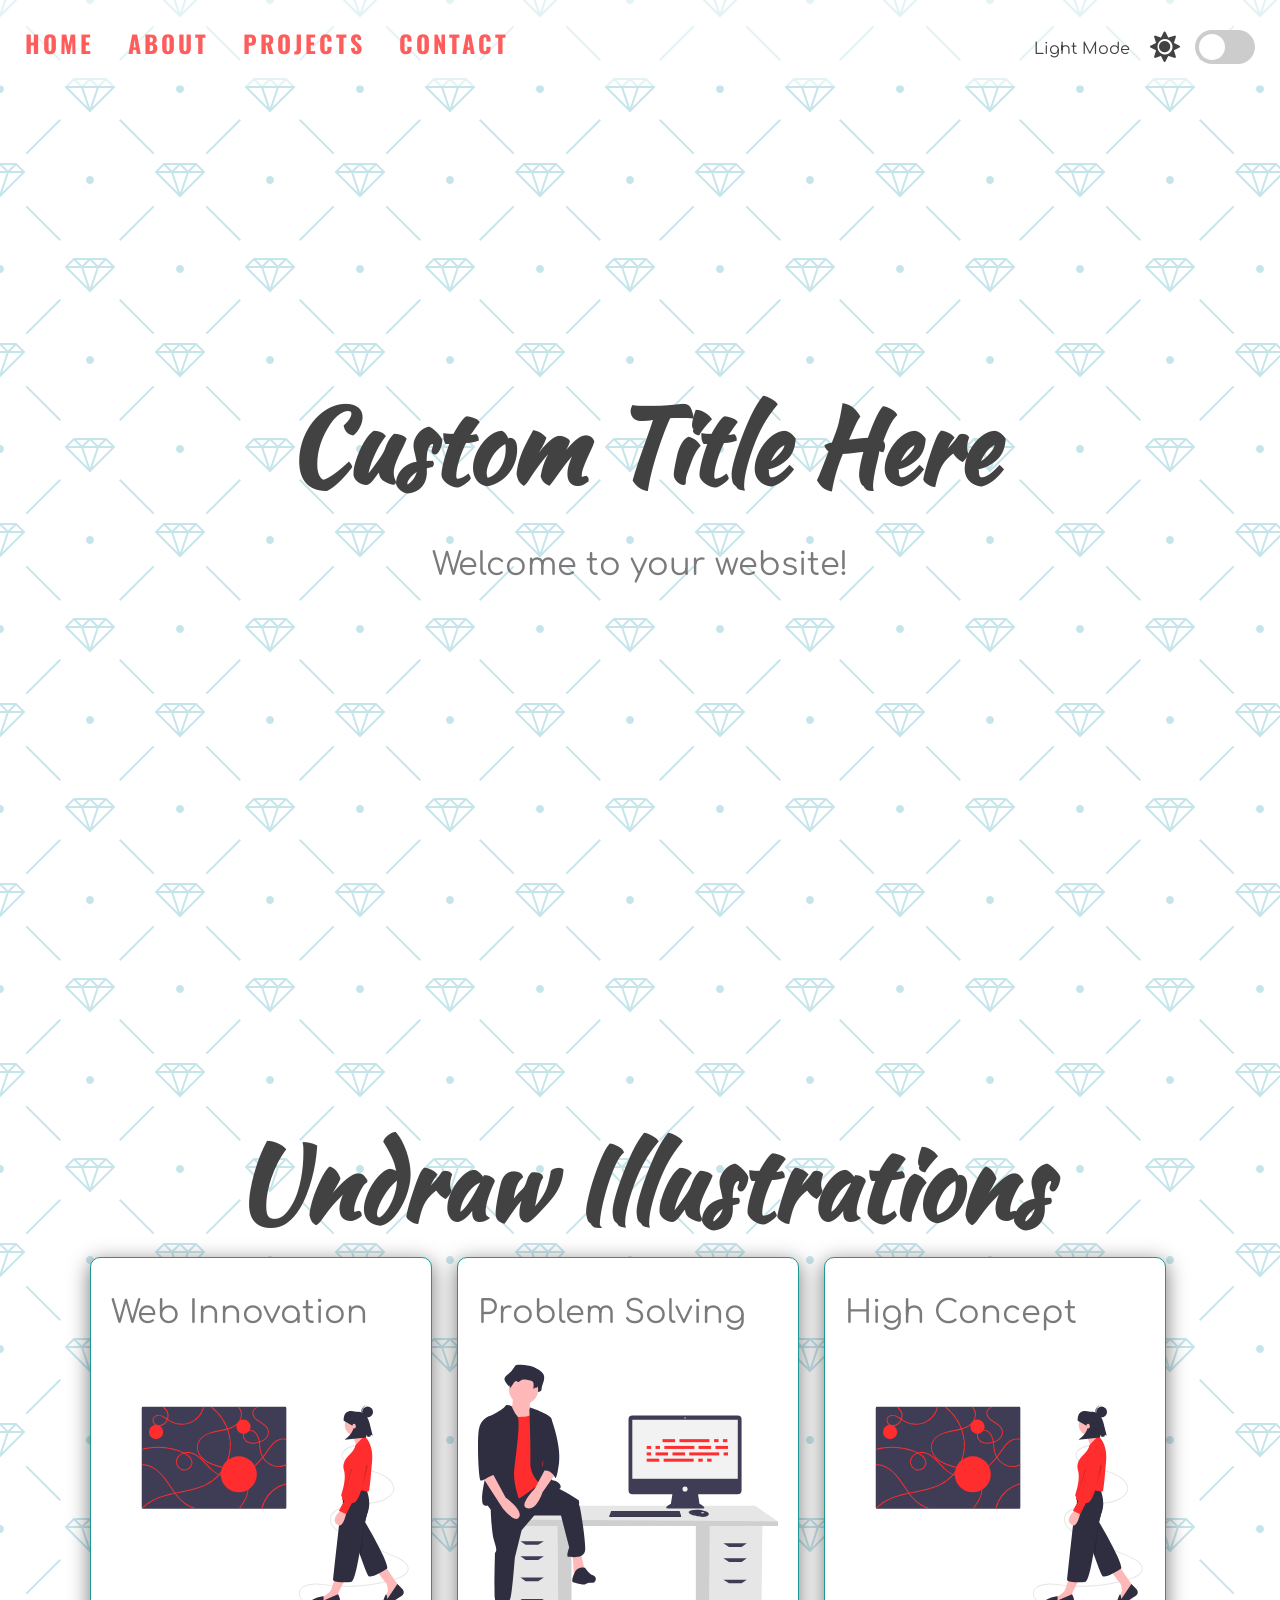
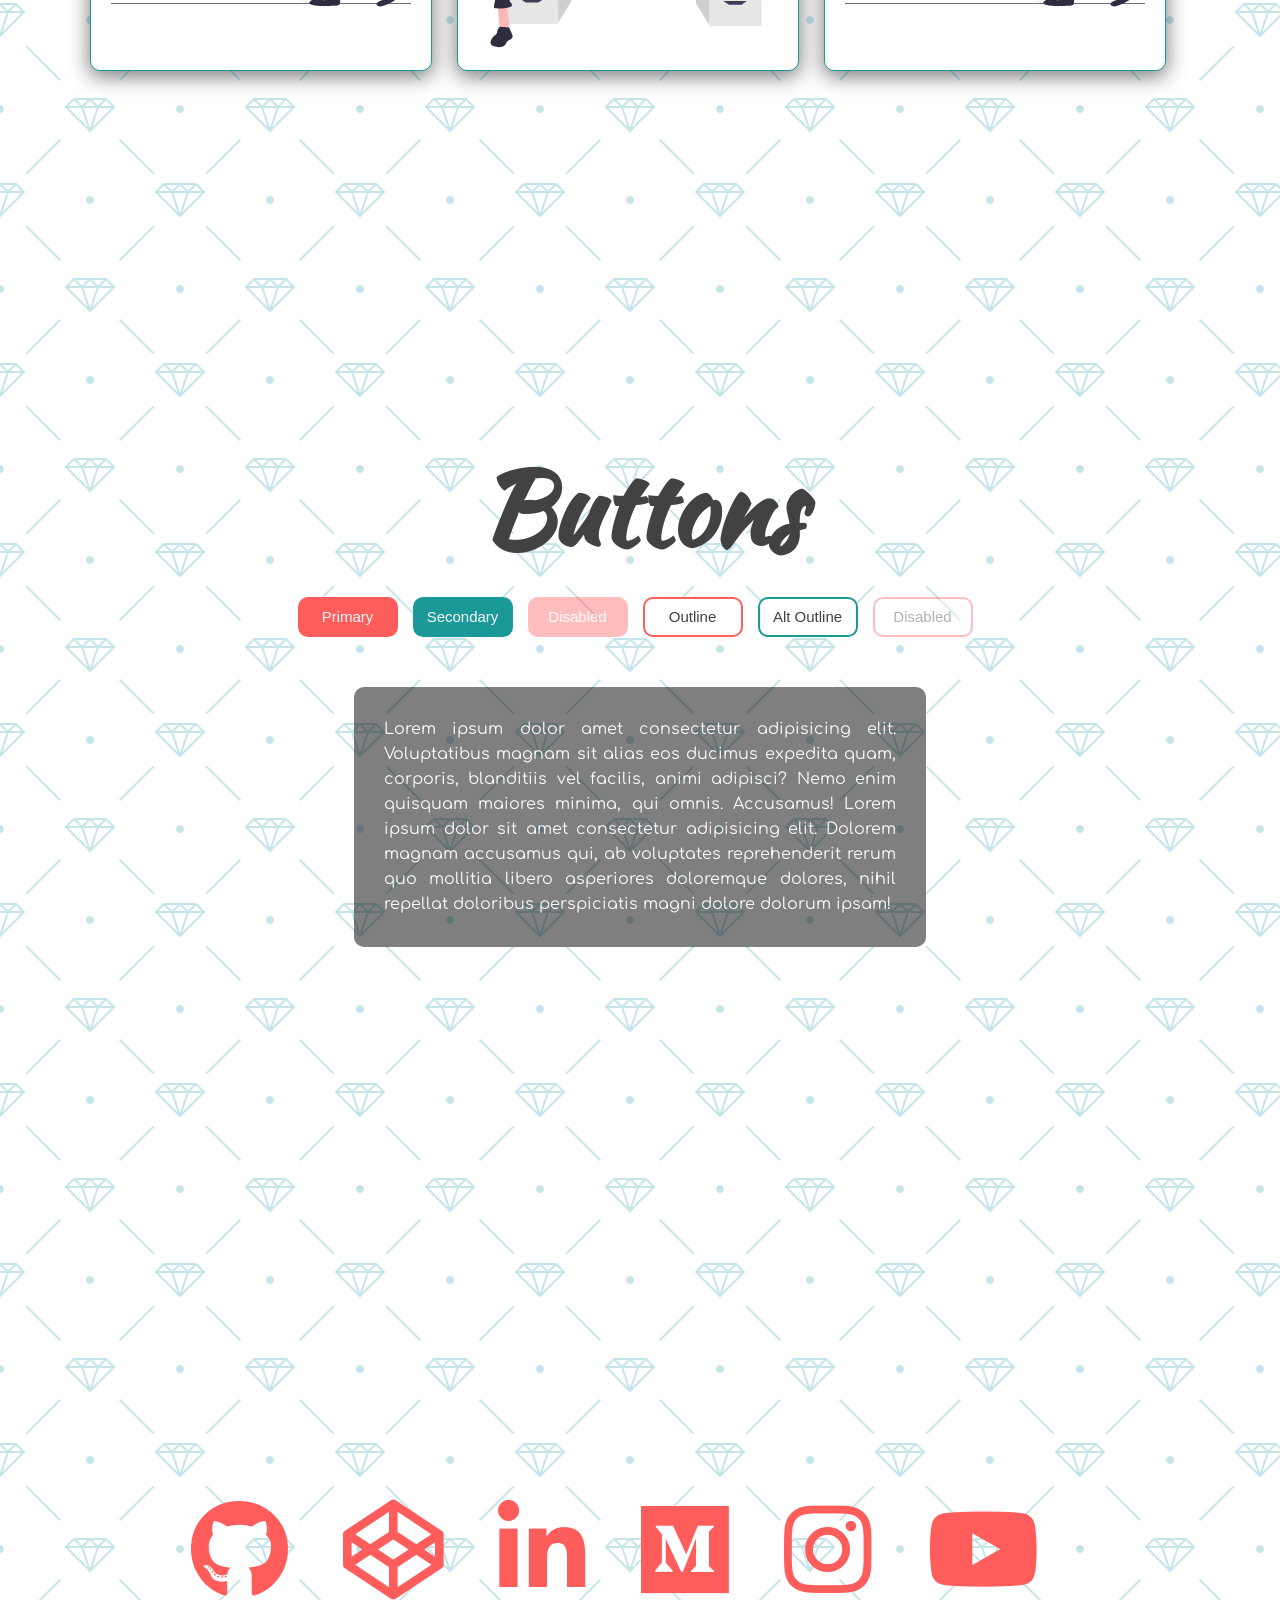
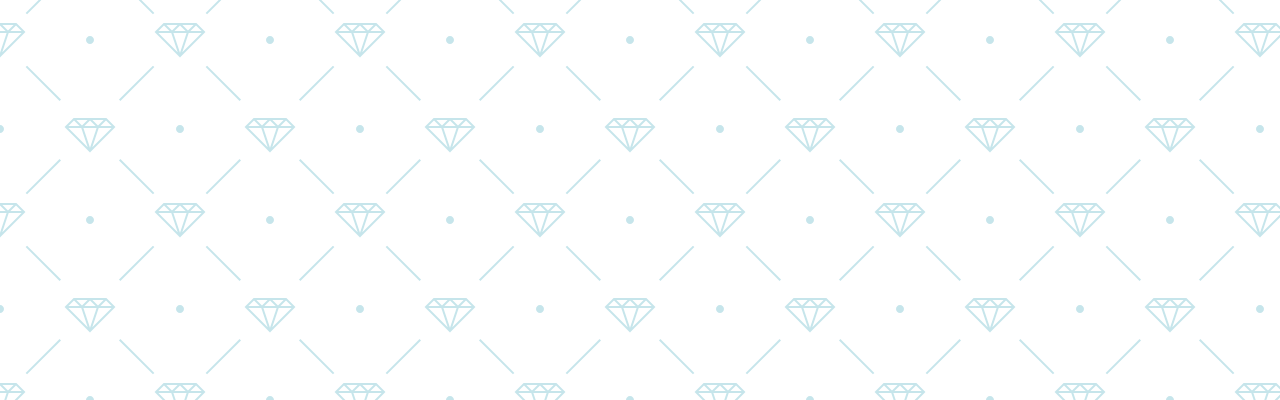
<file: Light mood Dark mood/index.html>
<!doctype html>
<html lang="en">
  <head>
    <meta charset="UTF-8" />
    <meta name="viewport" content="width=device-width, initial-scale=1.0" />
    <title>Light/Dark Mode</title>
    <link rel="icon" type="image/png" href="favicon.png" />
    <link
      rel="stylesheet"
      href="https://cdnjs.cloudflare.com/ajax/libs/font-awesome/5.10.2/css/all.min.css"
    />
    <link rel="stylesheet" href="style.css" />
  </head>
  <body>
    <!-- Dark Mode Switch -->
    <div class="theme-switch-wrapper">
      <span id="toggle-icon">
        <span class="toggle-text">Light Mode</span>
        <i class="fas fa-sun"></i>
      </span>
      <label class="theme-switch">
        <input type="checkbox" />
        <div class="slider round"></div>
      </label>
    </div>
    <!-- Navigation -->
    <nav id="nav">
      <a href="#home">HOME</a>
      <a href="#about">ABOUT</a>
      <a href="#projects">PROJECTS</a>
      <a href="#contact">CONTACT</a>
    </nav>
    <!-- Home Section -->
    <section id="home">
      <div class="title-group">
        <h1>Custom Title Here</h1>
        <h2>Welcome to your website!</h2>
      </div>
    </section>
    <!-- About Section -->
    <section id="about">
      <h1>Undraw Illustrations</h1>
      <div class="about-container">
        <div class="image-container">
          <h2>Web Innovation</h2>
          <img
            src="image/undraw_conceptual_idea_light.svg"
            alt="Proud Coder"
            id="image1"
          />
        </div>
        <div class="image-container">
          <h2>Problem Solving</h2>
          <img
            src="image/undraw_feeling_proud_light.svg"
            alt="Feeling Proud"
            id="image2"
          />
        </div>
        <div class="image-container">
          <h2>High Concept</h2>
          <img
            src="image/undraw_conceptual_idea_light.svg"
            alt="Conceptual Idea"
            id="image3"
          />
        </div>
      </div>
    </section>
    <!-- Projects Section -->
    <section id="projects">
      <h1>Buttons</h1>
      <div class="buttons">
        <button class="primary">Primary</button>
        <button class="secondary">Secondary</button>
        <button class="primary" disabled>Disabled</button>
        <button class="outline">Outline</button>
        <button class="secondary outline">Alt Outline</button>
        <button class="outline" disabled>Disabled</button>
      </div>
      <div class="text-box" id="text-box">
        <p>
          Lorem ipsum dolor amet consectetur adipisicing elit. Voluptatibus
          magnam sit alias eos ducimus expedita quam, corporis, blanditiis vel
          facilis, animi adipisci? Nemo enim quisquam maiores minima, qui omnis.
          Accusamus! Lorem ipsum dolor sit amet consectetur adipisicing elit.
          Dolorem magnam accusamus qui, ab voluptates reprehenderit rerum quo
          mollitia libero asperiores doloremque dolores, nihil repellat
          doloribus perspiciatis magni dolore dolorum ipsam!
        </p>
      </div>
    </section>
    <!-- Contact Section -->
    <section id="contact">
      <div class="social-icons">
        <i class="fab fa-github"></i>
        <i class="fab fa-codepen"></i>
        <i class="fab fa-linkedin-in"></i>
        <i class="fab fa-medium"></i>
        <i class="fab fa-instagram"></i>
        <i class="fab fa-youtube"></i>
      </div>
    </section>
    <!-- Script -->
    <script src="script.js"></script>
  </body>
</html>
</file>
<file: Light mood Dark mood/style.css>
@import url("https://fonts.googleapis.com/css?family=Comfortaa|Kaushan+Script|Oswald&display=swap");

:root {
  --primary-color: rgb(255, 92, 92);
  --primary-variant: #ff2d2d;
  --secondary-color: #1b9999;
  --on-primary: rgb(250, 250, 250);
  --on-background: rgb(66, 66, 66);
  --on-background-alt: rgba(66, 66, 66, 0.7);
  --background: rgb(255, 255, 255);
  --box-shadow: 0 5px 20px 1px rgba(0, 0, 0, 0.5);
}

[data-theme="dark"] {
  --primary-color: rgb(150, 65, 255);
  --primary-variant: #6c63ff;
  --secondary-color: #03dac5;
  --on-primary: #000;
  --on-background: rgba(255, 255, 255, 0.9);
  --on-background-alt: rgba(255, 255, 255, 0.7);
  --background: #121212;
}

html {
  box-sizing: border-box;
  scroll-behavior: smooth;
}

body {
  margin: 0;
  color: var(--on-background);
  font-family: Comfortaa, sans-serif;
  background-color: var(--background);
  background-image: url("data:image/svg+xml,%3Csvg width='180' height='180' viewBox='0 0 180 180' xmlns='http://www.w3.org/2000/svg'%3E%3Cpath d='M81.28 88H68.413l19.298 19.298L81.28 88zm2.107 0h13.226L90 107.838 83.387 88zm15.334 0h12.866l-19.298 19.298L98.72 88zm-32.927-2.207L73.586 78h32.827l.5.5 7.294 7.293L115.414 87l-24.707 24.707-.707.707L64.586 87l1.207-1.207zm2.62.207L74 80.414 79.586 86H68.414zm16 0L90 80.414 95.586 86H84.414zm16 0L106 80.414 111.586 86h-11.172zm-8-6h11.173L98 85.586 92.414 80zM82 85.586L87.586 80H76.414L82 85.586zM17.414 0L.707 16.707 0 17.414V0h17.414zM4.28 0L0 12.838V0h4.28zm10.306 0L2.288 12.298 6.388 0h8.198zM180 17.414L162.586 0H180v17.414zM165.414 0l12.298 12.298L173.612 0h-8.198zM180 12.838L175.72 0H180v12.838zM0 163h16.413l.5.5 7.294 7.293L25.414 172l-8 8H0v-17zm0 10h6.613l-2.334 7H0v-7zm14.586 7l7-7H8.72l-2.333 7h8.2zM0 165.414L5.586 171H0v-5.586zM10.414 171L16 165.414 21.586 171H10.414zm-8-6h11.172L8 170.586 2.414 165zM180 163h-16.413l-7.794 7.793-1.207 1.207 8 8H180v-17zm-14.586 17l-7-7h12.865l2.333 7h-8.2zM180 173h-6.613l2.334 7H180v-7zm-21.586-2l5.586-5.586 5.586 5.586h-11.172zM180 165.414L174.414 171H180v-5.586zm-8 5.172l5.586-5.586h-11.172l5.586 5.586zM152.933 25.653l1.414 1.414-33.94 33.942-1.416-1.416 33.943-33.94zm1.414 127.28l-1.414 1.414-33.942-33.94 1.416-1.416 33.94 33.943zm-127.28 1.414l-1.414-1.414 33.94-33.942 1.416 1.416-33.943 33.94zm-1.414-127.28l1.414-1.414 33.942 33.94-1.416 1.416-33.94-33.943zM0 85c2.21 0 4 1.79 4 4s-1.79 4-4 4v-8zm180 0c-2.21 0-4 1.79-4 4s1.79 4 4 4v-8zM94 0c0 2.21-1.79 4-4 4s-4-1.79-4-4h8zm0 180c0-2.21-1.79-4-4-4s-4 1.79-4 4h8z' fill='%233ca5bb' fill-opacity='0.29' fill-rule='evenodd'/%3E%3C/svg%3E");
}

section {
  min-height: 100vh;
  display: flex;
  justify-content: center;
  align-items: center;
  flex-direction: column;
}

h1 {
  font-family:
    Kaushan Script,
    sans-serif;
  font-size: 100px;
  margin-bottom: 0;
}

h2 {
  font-size: 32px;
  font-weight: normal;
  color: var(--on-background-alt);
}

/* Navigation */
nav {
  z-index: 10;
  position: fixed;
  font-family: Oswald, sans-serif;
  font-size: 24px;
  letter-spacing: 3px;
  padding: 25px;
  width: 100vw;
  background: rgb(255 255 255 / 50%);
}

a {
  margin-right: 25px;
  color: var(--primary-color);
  text-decoration: none;
  border-bottom: 3px solid transparent;
  font-weight: bold;
}

a:hover,
a:focus {
  color: var(--on-background);
  border-bottom: 3px solid;
}

/* Home Section */
.title-group {
  text-align: center;
}

/* About Section */
.about-container {
  display: flex;
}

.image-container {
  border: 1px solid var(--secondary-color);
  border-radius: 10px;
  padding: 10px 20px;
  margin-right: 25px;
  width: auto;
  background: var(--background);
  box-shadow: var(--box-shadow);
}

img {
  height: 300px;
  width: 300px;
}

/* Projects Section */
.buttons {
  margin-top: 15px;
  margin-bottom: 50px;
}

button {
  min-width: 100px;
  height: 40px;
  cursor: pointer;
  border-radius: 10px;
  margin-right: 10px;
  border: 2px solid var(--primary-color);
  font-size: 15px;
  outline: none;
}

button:disabled {
  opacity: 0.4;
  cursor: default;
}

button:hover:not(.outline) {
  filter: brightness(110%);
}

.primary {
  background: var(--primary-color);
  color: var(--on-primary);
}

.secondary {
  border: 2px solid var(--secondary-color);
}

.secondary,
.secondary:hover,
.outline.secondary:hover {
  background: var(--secondary-color);
  color: var(--on-primary);
}

.outline {
  background: var(--background);
  color: var(--on-background);
}

.outline:hover {
  background: var(--primary-color);
  color: var(--on-primary);
}

.text-box {
  width: 40%;
  text-align: justify;
  background: rgb(0 0 0 / 50%);
  color: var(--on-primary);
  border-radius: 10px;
  padding: 30px;
}

p {
  margin: 0;
  line-height: 25px;
}

/* Contact Section */
.fab {
  font-size: 100px;
  margin-right: 50px;
  cursor: pointer;
  color: var(--primary-color);
}

.fab:hover {
  color: var(--on-background);
}

/* Dark Mode Toggle */
.theme-switch-wrapper {
  display: flex;
  align-items: center;
  z-index: 100;
  position: fixed;
  right: 25px;
  top: 30px;
}

.theme-switch-wrapper span {
  margin-right: 10px;
  font-size: 1rem;
}

.toggle-text {
  position: relative;
  top: -4px;
  right: 5px;
  color: var(--on-background);
}

.theme-switch {
  display: inline-block;
  height: 34px;
  position: relative;
  width: 60px;
}

.theme-switch input {
  display: none;
}

.slider {
  background: #ccc;
  bottom: 0;
  cursor: pointer;
  left: 0;
  position: absolute;
  right: 0;
  top: 0;
  transition: 0.4s;
}

.slider::before {
  background: #fff;
  bottom: 4px;
  content: "";
  height: 26px;
  left: 4px;
  position: absolute;
  transition: 0.4s;
  width: 26px;
}

input:checked + .slider {
  background: var(--primary-color);
}

input:checked + .slider::before {
  transform: translateX(26px);
}

.slider.round {
  border-radius: 34px;
}

.slider.round::before {
  border-radius: 50%;
}

.fas {
  font-size: 30px;
  margin-right: 5px;
}
</file>
